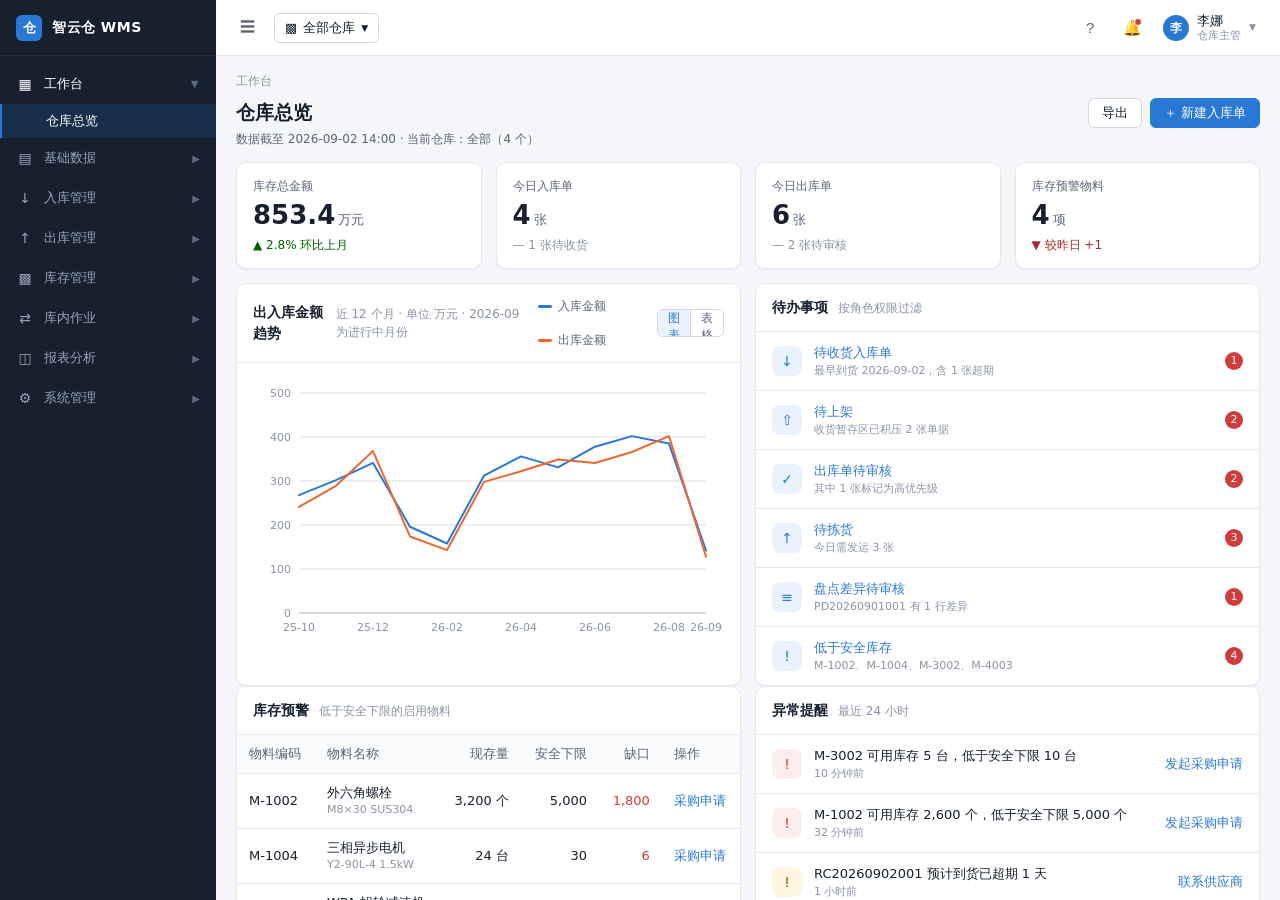
<file: index.html>
<!DOCTYPE html>
<html lang="zh-CN">
<head>
<meta charset="UTF-8">
<meta name="viewport" content="width=device-width, initial-scale=1">
<title>智云仓 WMS · 仓库管理系统原型</title>
<link rel="stylesheet" href="assets/style.css">
</head>
<body>

<!-- ==========================================================================
     应用骨架 = Axure 的两个母版：① 顶栏母版  ② 左侧导航母版
     ========================================================================== -->
<div class="app">

  <!-- 母版①-左：品牌区 -->
  <div class="brand">
    <span class="logo" aria-hidden="true">仓</span>
    <span class="name">智云仓 WMS</span>
  </div>

  <!-- 母版①-右：顶栏 -->
  <header class="header">
    <button class="icon-btn" data-act="nav-collapse" title="折叠 / 展开导航" aria-label="折叠导航">☰</button>

    <button class="wh-switch" data-act="wh-switch">
      <span aria-hidden="true">▩</span>
      <span class="wh-label">全部仓库</span>
      <span aria-hidden="true" style="font-size:9px">▼</span>
    </button>

    <span class="spacer"></span>

    <button class="icon-btn" data-act="help" title="原型说明" aria-label="原型说明">?</button>
    <button class="icon-btn has-dot" data-act="notice" title="消息通知" aria-label="消息通知">🔔</button>

    <div class="user-chip" data-act="user-menu" role="button" tabindex="0">
      <span class="avatar">李</span>
      <span class="meta"><b>李娜</b><span>仓库主管</span></span>
      <span aria-hidden="true" style="font-size:9px;color:var(--ink-muted)">▼</span>
    </div>
  </header>

  <!-- 母版②：左侧导航（由 app.js 的 NAV 渲染） -->
  <nav class="nav" aria-label="主导航"></nav>

  <!-- 内容区：每次路由切换替换整块，等价于 Axure 的页面跳转 -->
  <main class="main"></main>

</div>

<script src="assets/data.js"></script>
<script src="assets/app.js"></script>
</body>
</html>
</file>
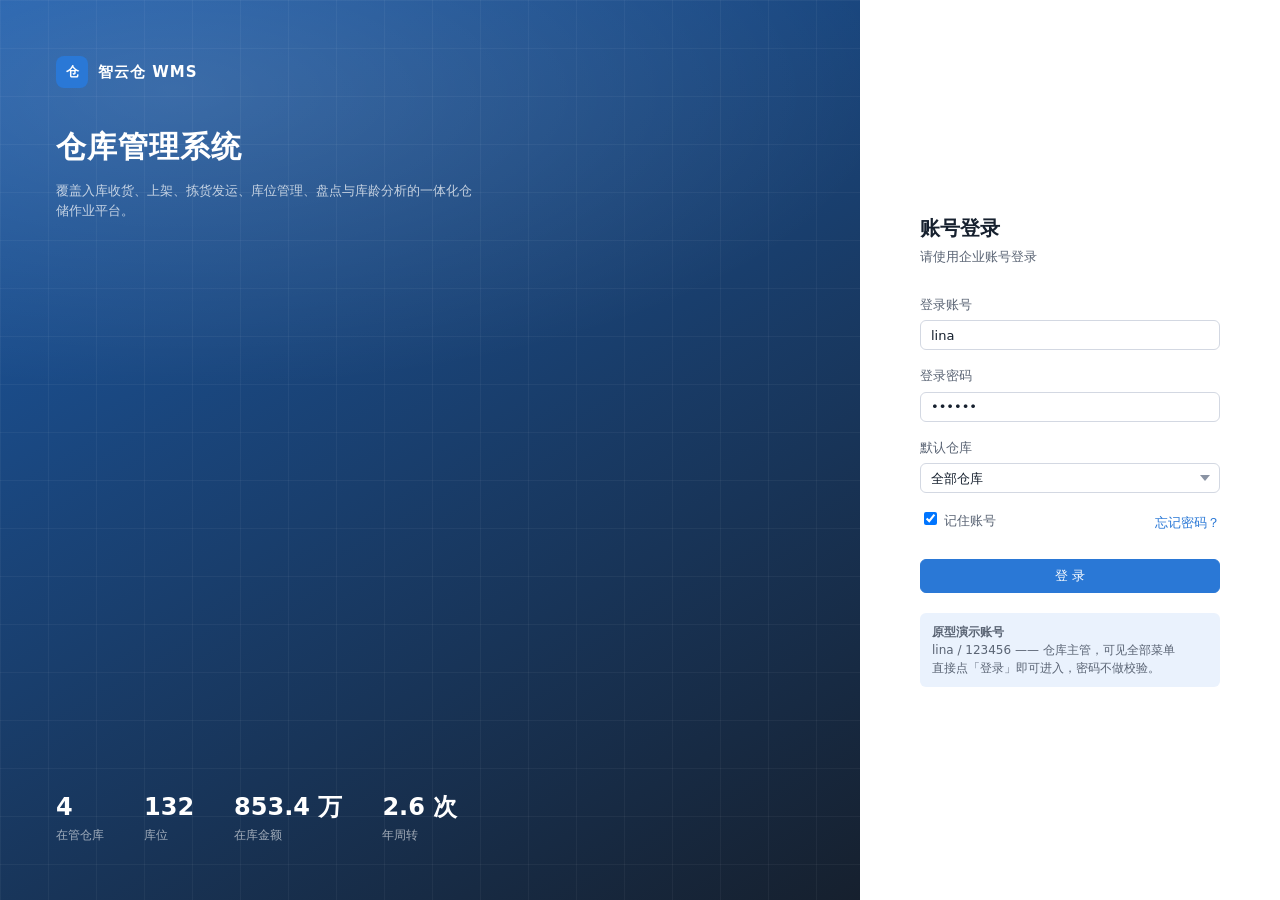
<file: login.html>
<!DOCTYPE html>
<html lang="zh-CN">
<head>
<meta charset="UTF-8">
<meta name="viewport" content="width=device-width, initial-scale=1">
<title>登录 · 智云仓 WMS</title>
<link rel="stylesheet" href="assets/style.css">
</head>
<body>

<div class="login-page">

  <!-- 左：品牌区（Axure 里就是一张背景图 + 文字） -->
  <section class="login-art">
    <div class="art-grid" aria-hidden="true"></div>
    <div style="position:relative">
      <div style="display:flex;align-items:center;gap:10px;margin-bottom:36px">
        <span style="width:32px;height:32px;border-radius:8px;background:#2a78d6;display:grid;place-items:center;font-weight:700">仓</span>
        <b style="font-size:15px;letter-spacing:1px">智云仓 WMS</b>
      </div>
      <h1>仓库管理系统</h1>
      <p>覆盖入库收货、上架、拣货发运、库位管理、盘点与库龄分析的一体化仓储作业平台。</p>
    </div>
    <div class="art-stats">
      <div><b>4</b><span>在管仓库</span></div>
      <div><b>132</b><span>库位</span></div>
      <div><b>853.4 万</b><span>在库金额</span></div>
      <div><b>2.6 次</b><span>年周转</span></div>
    </div>
  </section>

  <!-- 右：登录表单 -->
  <section class="login-form-wrap">
    <form class="login-form" onsubmit="location.href='index.html#/dashboard';return false;">
      <h2>账号登录</h2>
      <p class="sub">请使用企业账号登录</p>

      <div class="field">
        <label for="acc">登录账号</label>
        <input class="input" id="acc" value="lina" autocomplete="username">
      </div>

      <div class="field">
        <label for="pwd">登录密码</label>
        <input class="input" id="pwd" type="password" value="123456" autocomplete="current-password">
      </div>

      <div class="field">
        <label for="wh">默认仓库</label>
        <select class="select" id="wh">
          <option>全部仓库</option>
          <option>WH01 原材料仓</option>
          <option>WH02 成品仓</option>
          <option>WH03 辅料仓</option>
          <option>WH04 不良品仓</option>
        </select>
      </div>

      <div class="row-between">
        <label class="row"><input type="checkbox" checked> 记住账号</label>
        <a href="#">忘记密码？</a>
      </div>

      <button class="btn primary block" type="submit">登 录</button>

      <div class="login-tip">
        <b>原型演示账号</b><br>
        lina / 123456 —— 仓库主管，可见全部菜单<br>
        直接点「登录」即可进入，密码不做校验。
      </div>
    </form>
  </section>

</div>

</body>
</html>
</file>
<file: assets/style.css>
/* ==========================================================================
   WMS 原型样式表 —— 与《Axure 搭建说明书》第 11 章「样式规范」一一对应
   改这里的 :root 变量，等价于改 Axure 里的「样式管理器」
   ========================================================================== */

:root {
  /* 品牌与主色 */
  --primary:        #2a78d6;
  --primary-hover:  #256abf;
  --primary-active: #1c5cab;
  --primary-wash:   #eaf2fd;
  --primary-ring:   rgba(42, 120, 214, 0.18);

  /* 面 */
  --page:      #f4f6f9;
  --surface:   #ffffff;
  --surface-2: #fafbfc;
  --sidebar:   #16202e;
  --sidebar-2: #1e2a3a;

  /* 墨 */
  --ink:        #16202e;
  --ink-2:      #5a6474;
  --ink-muted:  #8a93a3;
  --ink-invert: #ffffff;

  /* 线 */
  --line:        #e5e8ee;
  --line-strong: #d3d8e2;

  /* 状态色（固定语义，永不复用为图表序列色） */
  --good:     #0ca30c;
  --warning:  #fab219;
  --serious:  #ec835a;
  --critical: #d03b3b;

  /* 图表序列色（经色觉障碍模拟校验，白底全项通过） */
  --series-1: #2a78d6;  /* 入库 */
  --series-2: #eb6834;  /* 出库 */
  --grid:     #e1e0d9;
  --axis:     #c3c2b7;

  /* 尺寸（Axure 里对应元件的固定宽高） */
  --header-h:  56px;
  --sidebar-w: 216px;
  --radius:    6px;
  --radius-lg: 10px;

  --shadow-1: 0 1px 2px rgba(22, 32, 46, 0.06);
  --shadow-2: 0 4px 16px rgba(22, 32, 46, 0.10);
  --shadow-3: 0 12px 40px rgba(22, 32, 46, 0.18);

  --font: system-ui, -apple-system, "Segoe UI", "Microsoft YaHei", sans-serif;
}

* { box-sizing: border-box; }

html, body {
  margin: 0;
  height: 100%;
}

body {
  font-family: var(--font);
  font-size: 13px;
  line-height: 1.5;
  color: var(--ink);
  background: var(--page);
  -webkit-font-smoothing: antialiased;
}

a { color: var(--primary); text-decoration: none; }
a:hover { color: var(--primary-hover); }

/* ============================== 登录页 ============================== */

.login-page {
  display: grid;
  grid-template-columns: 1fr 420px;
  height: 100vh;
  background: var(--surface);
}

.login-art {
  position: relative;
  background:
    radial-gradient(1200px 500px at 20% 10%, rgba(255,255,255,0.14), transparent 60%),
    linear-gradient(150deg, #1c5cab 0%, #16202e 100%);
  color: #fff;
  padding: 56px;
  display: flex;
  flex-direction: column;
  justify-content: space-between;
  overflow: hidden;
}

.login-art h1 { font-size: 30px; margin: 0 0 12px; letter-spacing: 1px; }
.login-art p  { margin: 0; color: rgba(255,255,255,0.72); max-width: 420px; }
.login-art .art-grid {
  position: absolute; inset: 0;
  background-image:
    linear-gradient(rgba(255,255,255,0.045) 1px, transparent 1px),
    linear-gradient(90deg, rgba(255,255,255,0.045) 1px, transparent 1px);
  background-size: 48px 48px;
  pointer-events: none;
}
.login-art .art-stats { display: flex; gap: 40px; position: relative; }
.login-art .art-stats b { display: block; font-size: 24px; font-weight: 600; }
.login-art .art-stats span { color: rgba(255,255,255,0.6); font-size: 12px; }

.login-form-wrap {
  display: flex;
  align-items: center;
  justify-content: center;
  padding: 40px;
}
.login-form { width: 100%; max-width: 300px; }
.login-form h2 { font-size: 20px; margin: 0 0 4px; }
.login-form .sub { color: var(--ink-2); margin: 0 0 28px; }
.login-form .field { margin-bottom: 16px; }
.login-form label { display: block; margin-bottom: 6px; color: var(--ink-2); }
.login-form .row-between {
  display: flex; align-items: center; justify-content: space-between;
  margin: 6px 0 22px;
}
.login-tip {
  margin-top: 20px; padding: 10px 12px;
  background: var(--primary-wash); border-radius: var(--radius);
  color: var(--ink-2); font-size: 12px;
}

/* ============================== 应用骨架 ============================== */

.app {
  display: grid;
  grid-template-columns: var(--sidebar-w) 1fr;
  grid-template-rows: var(--header-h) 1fr;
  grid-template-areas: "brand header" "nav main";
  height: 100vh;
}

.app.nav-collapsed { grid-template-columns: 56px 1fr; }

/* --- 品牌区（母版左上角） --- */
.brand {
  grid-area: brand;
  background: var(--sidebar);
  color: #fff;
  display: flex;
  align-items: center;
  gap: 10px;
  padding: 0 16px;
  border-bottom: 1px solid rgba(255,255,255,0.06);
  overflow: hidden;
  white-space: nowrap;
}
.brand .logo {
  width: 26px; height: 26px; flex: none;
  border-radius: 6px;
  background: var(--primary);
  display: grid; place-items: center;
  font-weight: 700; font-size: 13px;
}
.brand .name { font-size: 14px; font-weight: 600; letter-spacing: 0.5px; }
.app.nav-collapsed .brand .name { display: none; }

/* --- 顶栏（母版） --- */
.header {
  grid-area: header;
  background: var(--surface);
  border-bottom: 1px solid var(--line);
  display: flex;
  align-items: center;
  gap: 12px;
  padding: 0 16px;
}
.header .spacer { flex: 1; }

.icon-btn {
  width: 30px; height: 30px;
  border: none; background: transparent;
  border-radius: var(--radius);
  color: var(--ink-2);
  cursor: pointer;
  display: grid; place-items: center;
  font-size: 15px;
}
.icon-btn:hover { background: var(--page); color: var(--ink); }
.icon-btn.has-dot { position: relative; }
.icon-btn.has-dot::after {
  content: ""; position: absolute; top: 5px; right: 5px;
  width: 6px; height: 6px; border-radius: 50%;
  background: var(--critical); border: 1.5px solid var(--surface);
}

.wh-switch {
  display: flex; align-items: center; gap: 6px;
  height: 30px; padding: 0 10px;
  border: 1px solid var(--line-strong);
  border-radius: var(--radius);
  background: var(--surface);
  color: var(--ink);
  cursor: pointer;
  font-family: var(--font); font-size: 13px;
}
.wh-switch:hover { border-color: var(--primary); color: var(--primary); }

.user-chip {
  display: flex; align-items: center; gap: 8px;
  padding: 4px 8px 4px 4px;
  border-radius: 999px;
  cursor: pointer;
}
.user-chip:hover { background: var(--page); }
.user-chip .avatar {
  width: 26px; height: 26px; border-radius: 50%;
  background: var(--primary); color: #fff;
  display: grid; place-items: center;
  font-size: 12px; font-weight: 600;
}
.user-chip .meta { line-height: 1.2; }
.user-chip .meta b { font-weight: 500; font-size: 13px; }
.user-chip .meta span { display: block; color: var(--ink-muted); font-size: 11px; }

/* --- 左侧导航（母版，Axure 里用「动态面板 + 树」实现） --- */
.nav {
  grid-area: nav;
  background: var(--sidebar);
  overflow-y: auto;
  overflow-x: hidden;
  padding: 8px 0 24px;
  scrollbar-width: thin;
  scrollbar-color: #3a4757 transparent;
}
.nav::-webkit-scrollbar { width: 6px; }
.nav::-webkit-scrollbar-thumb { background: #3a4757; border-radius: 3px; }

.nav-group > .nav-group-hd {
  display: flex; align-items: center; gap: 10px;
  height: 40px; padding: 0 16px;
  color: #98a4b5;
  cursor: pointer;
  white-space: nowrap;
  user-select: none;
}
.nav-group > .nav-group-hd:hover { color: #fff; background: var(--sidebar-2); }
.nav-group-hd .ico { width: 18px; flex: none; text-align: center; font-size: 14px; }
.nav-group-hd .txt { flex: 1; font-size: 13px; }
.nav-group-hd .arrow {
  font-size: 10px; color: #5c6b7e;
  transition: transform 0.15s ease;
}
.nav-group.open .nav-group-hd .arrow { transform: rotate(90deg); }
.nav-group.open > .nav-group-hd { color: #fff; }

.nav-sub { display: none; }
.nav-group.open .nav-sub { display: block; }

.nav-item {
  display: block;
  height: 34px; line-height: 34px;
  padding-left: 44px; padding-right: 12px;
  color: #8f9cad;
  font-size: 13px;
  white-space: nowrap;
  overflow: hidden;
  text-overflow: ellipsis;
  border-left: 2px solid transparent;
}
.nav-item:hover { background: var(--sidebar-2); color: #fff; }
.nav-item.active {
  background: rgba(42, 120, 214, 0.16);
  border-left-color: var(--primary);
  color: #fff;
}

.app.nav-collapsed .nav-group-hd .txt,
.app.nav-collapsed .nav-group-hd .arrow,
.app.nav-collapsed .nav-sub { display: none; }

/* --- 主体 --- */
.main {
  grid-area: main;
  overflow-y: auto;
  padding: 16px 20px 28px;
}

/* ============================== 页头 ============================== */

.crumb { color: var(--ink-muted); font-size: 12px; margin-bottom: 8px; }
.crumb span + span::before { content: "/"; margin: 0 6px; color: var(--line-strong); }

.page-hd {
  display: flex; align-items: flex-start; gap: 12px;
  margin-bottom: 14px;
}
.page-hd h1 { font-size: 19px; font-weight: 600; margin: 0; }
.page-hd .desc { color: var(--ink-2); font-size: 12px; margin: 3px 0 0; }
.page-hd .actions { margin-left: auto; display: flex; gap: 8px; flex: none; }

/* ============================== 卡片 ============================== */

.card {
  background: var(--surface);
  border: 1px solid var(--line);
  border-radius: var(--radius-lg);
  box-shadow: var(--shadow-1);
  margin-bottom: 14px;
}
.card-hd {
  display: flex; align-items: center; gap: 10px;
  padding: 13px 16px;
  border-bottom: 1px solid var(--line);
}
.card-hd h3 { font-size: 14px; font-weight: 600; margin: 0; }
.card-hd .sub { color: var(--ink-muted); font-size: 12px; }
.card-hd .right { margin-left: auto; display: flex; align-items: center; gap: 8px; }
.card-bd { padding: 16px; }
.card-bd.tight { padding: 0; }

.grid-2 { display: grid; grid-template-columns: 1fr 1fr; gap: 14px; }
.grid-3 { display: grid; grid-template-columns: repeat(3, 1fr); gap: 14px; }
.grid-2 > .card, .grid-3 > .card { margin-bottom: 0; }

/* ============================== 按钮 ============================== */

.btn {
  display: inline-flex; align-items: center; justify-content: center; gap: 6px;
  height: 30px; padding: 0 13px;
  border: 1px solid var(--line-strong);
  border-radius: var(--radius);
  background: var(--surface);
  color: var(--ink);
  font-family: var(--font); font-size: 13px;
  cursor: pointer;
  white-space: nowrap;
  transition: background 0.12s, border-color 0.12s, color 0.12s;
}
.btn:hover { border-color: var(--primary); color: var(--primary); }
.btn:active { background: var(--primary-wash); }

.btn.primary {
  background: var(--primary); border-color: var(--primary); color: #fff;
}
.btn.primary:hover { background: var(--primary-hover); border-color: var(--primary-hover); color: #fff; }
.btn.primary:active { background: var(--primary-active); }

.btn.danger { color: var(--critical); }
.btn.danger:hover { border-color: var(--critical); color: var(--critical); background: #fdeeee; }

.btn.ghost { border-color: transparent; background: transparent; color: var(--primary); padding: 0 8px; }
.btn.ghost:hover { background: var(--primary-wash); }

.btn.sm { height: 26px; padding: 0 10px; font-size: 12px; }
.btn.block { width: 100%; height: 34px; }
.btn:disabled { opacity: 0.45; cursor: not-allowed; }

.link-btn {
  border: none; background: none; padding: 0;
  color: var(--primary); cursor: pointer;
  font-family: var(--font); font-size: 13px;
}
.link-btn:hover { text-decoration: underline; }
.link-btn.danger { color: var(--critical); }
.link-btn + .link-btn { margin-left: 12px; }

/* ============================== 表单 ============================== */

.input, .select, .textarea {
  width: 100%;
  height: 30px;
  padding: 0 10px;
  border: 1px solid var(--line-strong);
  border-radius: var(--radius);
  background: var(--surface);
  color: var(--ink);
  font-family: var(--font); font-size: 13px;
  outline: none;
}
.textarea { height: auto; padding: 7px 10px; resize: vertical; min-height: 62px; }
.input:hover, .select:hover, .textarea:hover { border-color: #b6bdcb; }
.input:focus, .select:focus, .textarea:focus {
  border-color: var(--primary);
  box-shadow: 0 0 0 3px var(--primary-ring);
}
.input[readonly] { background: var(--surface-2); color: var(--ink-2); }
.select { appearance: none; padding-right: 26px;
  background-image: url("data:image/svg+xml;utf8,<svg xmlns='http://www.w3.org/2000/svg' width='10' height='6'><path d='M0 0l5 6 5-6z' fill='%238a93a3'/></svg>");
  background-repeat: no-repeat; background-position: right 9px center;
}

/* 查询条件区（Axure 里做成一个母版 + 中继器筛选） */
.filters { display: flex; flex-wrap: wrap; gap: 10px 14px; align-items: flex-end; }
.filter { display: flex; flex-direction: column; gap: 5px; }
.filter > label { color: var(--ink-2); font-size: 12px; }
.filter.w120 { width: 120px; } .filter.w150 { width: 150px; }
.filter.w180 { width: 180px; } .filter.w220 { width: 220px; }
.filters .filter-actions { display: flex; gap: 8px; margin-left: auto; }

/* 表单布局 */
.form-grid { display: grid; grid-template-columns: repeat(3, 1fr); gap: 14px 18px; }
.form-grid.cols-2 { grid-template-columns: repeat(2, 1fr); }
.form-item { display: flex; flex-direction: column; gap: 5px; }
.form-item.span-2 { grid-column: span 2; }
.form-item.span-3 { grid-column: span 3; }
.form-item > label { color: var(--ink-2); font-size: 12px; }
.form-item > label .req { color: var(--critical); margin-left: 2px; }
.form-item .hint { color: var(--ink-muted); font-size: 11px; }

.section-title {
  font-size: 13px; font-weight: 600;
  padding-left: 8px; border-left: 3px solid var(--primary);
  margin: 4px 0 14px;
}

/* 只读详情字段 */
.dl { display: grid; grid-template-columns: repeat(4, 1fr); gap: 14px 18px; }
.dl.cols-3 { grid-template-columns: repeat(3, 1fr); }
.dl > div > dt { color: var(--ink-muted); font-size: 12px; margin-bottom: 3px; }
.dl > div > dd { margin: 0; font-size: 13px; }

/* ============================== 表格（对应 Axure 中继器） ============================== */

.table-wrap { overflow-x: auto; }
table.tbl {
  width: 100%;
  border-collapse: separate;
  border-spacing: 0;
  font-size: 13px;
}
table.tbl th {
  text-align: left;
  font-weight: 500;
  color: var(--ink-2);
  background: var(--surface-2);
  padding: 9px 12px;
  border-bottom: 1px solid var(--line);
  white-space: nowrap;
  position: sticky; top: 0; z-index: 1;
}
table.tbl td {
  padding: 9px 12px;
  border-bottom: 1px solid var(--line);
  vertical-align: middle;
}
table.tbl tbody tr:hover td { background: var(--primary-wash); }
table.tbl tbody tr:last-child td { border-bottom: none; }
table.tbl .num { text-align: right; font-variant-numeric: tabular-nums; }
table.tbl .center { text-align: center; }
table.tbl .nowrap { white-space: nowrap; }
table.tbl .code { font-variant-numeric: tabular-nums; color: var(--ink); }
table.tbl .ops { white-space: nowrap; }
table.tbl tfoot td {
  background: var(--surface-2);
  font-weight: 600;
  border-top: 1px solid var(--line-strong);
  border-bottom: none;
}

.sub-text { color: var(--ink-muted); font-size: 11px; display: block; }

.pager {
  display: flex; align-items: center; gap: 10px;
  padding: 12px 16px;
  border-top: 1px solid var(--line);
  color: var(--ink-2); font-size: 12px;
}
.pager .pages { margin-left: auto; display: flex; gap: 4px; }
.pager .pages button {
  min-width: 28px; height: 28px; padding: 0 7px;
  border: 1px solid var(--line-strong);
  background: var(--surface);
  border-radius: var(--radius);
  cursor: pointer; font-family: var(--font); font-size: 12px;
  color: var(--ink);
}
.pager .pages button:hover { border-color: var(--primary); color: var(--primary); }
.pager .pages button.on { background: var(--primary); border-color: var(--primary); color: #fff; }

.empty {
  padding: 56px 16px; text-align: center; color: var(--ink-muted);
}
.empty .big { font-size: 30px; opacity: 0.35; }

/* ============================== 标签 / 状态 ============================== */

.tag {
  display: inline-flex; align-items: center; gap: 4px;
  height: 21px; padding: 0 8px;
  border-radius: 4px;
  font-size: 12px;
  background: var(--page); color: var(--ink-2);
  border: 1px solid var(--line);
  white-space: nowrap;
}
/* 状态色永远配「图标 + 文字」，不靠颜色单独承载语义 */
.tag.good     { background: #eaf7ea; color: #0a7c0a; border-color: #c9e9c9; }
.tag.warning  { background: #fff6e0; color: #8a5e00; border-color: #f6e2b0; }
.tag.serious  { background: #fdeee6; color: #a4522c; border-color: #f7d5c4; }
.tag.critical { background: #fdeeee; color: #a72a2a; border-color: #f5cccc; }
.tag.info     { background: var(--primary-wash); color: var(--primary-active); border-color: #cfe3fa; }

.tag .dot { width: 6px; height: 6px; border-radius: 50%; background: currentColor; flex: none; }

.badge-count {
  display: inline-grid; place-items: center;
  min-width: 18px; height: 18px; padding: 0 5px;
  border-radius: 9px;
  background: var(--critical); color: #fff;
  font-size: 11px; font-variant-numeric: tabular-nums;
}

/* ============================== 统计卡（stat tile） ============================== */

.tiles { display: grid; grid-template-columns: repeat(4, 1fr); gap: 14px; margin-bottom: 14px; }
.tile {
  background: var(--surface);
  border: 1px solid var(--line);
  border-radius: var(--radius-lg);
  box-shadow: var(--shadow-1);
  padding: 14px 16px;
}
.tile .label { color: var(--ink-2); font-size: 12px; }
.tile .value {
  font-size: 26px; font-weight: 600; line-height: 1.25; margin-top: 4px;
  /* 大号数字用比例数字，不用 tabular-nums */
}
.tile .value small { font-size: 13px; font-weight: 400; color: var(--ink-2); margin-left: 3px; }
.tile .delta { margin-top: 5px; font-size: 12px; display: flex; align-items: center; gap: 4px; }
.tile .delta.up   { color: #006300; }
.tile .delta.down { color: #a72a2a; }
.tile .delta.flat { color: var(--ink-muted); }
.tile .delta em { color: var(--ink-muted); font-style: normal; }

/* 待办清单 */
.todo-list { display: flex; flex-direction: column; }
.todo {
  display: flex; align-items: center; gap: 12px;
  padding: 11px 16px;
  border-bottom: 1px solid var(--line);
  cursor: pointer;
}
.todo:last-child { border-bottom: none; }
.todo:hover { background: var(--surface-2); }
.todo .ico {
  width: 30px; height: 30px; border-radius: 8px; flex: none;
  display: grid; place-items: center; font-size: 14px;
  background: var(--primary-wash); color: var(--primary);
}
.todo .t { flex: 1; }
.todo .t b { font-weight: 500; }
.todo .t span { display: block; color: var(--ink-muted); font-size: 11px; }

/* ============================== 步骤条 ============================== */

.steps { display: flex; align-items: center; padding: 4px 0 2px; }
.step { display: flex; align-items: center; gap: 8px; }
.step .n {
  width: 22px; height: 22px; border-radius: 50%;
  display: grid; place-items: center;
  font-size: 12px; flex: none;
  background: var(--page); color: var(--ink-muted);
  border: 1px solid var(--line-strong);
}
.step .lbl { color: var(--ink-muted); white-space: nowrap; }
.step.done .n { background: var(--good); border-color: var(--good); color: #fff; }
.step.done .lbl { color: var(--ink-2); }
.step.on .n { background: var(--primary); border-color: var(--primary); color: #fff; }
.step.on .lbl { color: var(--ink); font-weight: 500; }
.step-line { flex: 1; height: 1px; background: var(--line-strong); margin: 0 12px; min-width: 24px; }
.step.done + .step-line { background: var(--good); }

/* ============================== 选项卡 ============================== */

.tabs { display: flex; gap: 2px; border-bottom: 1px solid var(--line); padding: 0 16px; }
.tab {
  padding: 10px 14px;
  border: none; background: none;
  color: var(--ink-2);
  font-family: var(--font); font-size: 13px;
  cursor: pointer;
  border-bottom: 2px solid transparent;
  margin-bottom: -1px;
}
.tab:hover { color: var(--primary); }
.tab.on { color: var(--primary); border-bottom-color: var(--primary); font-weight: 500; }

/* ============================== 弹窗 / 抽屉 ============================== */

.mask {
  position: fixed; inset: 0;
  background: rgba(22, 32, 46, 0.45);
  display: grid; place-items: center;
  z-index: 100;
  animation: fade 0.14s ease;
}
@keyframes fade { from { opacity: 0; } }

.modal {
  background: var(--surface);
  border-radius: var(--radius-lg);
  box-shadow: var(--shadow-3);
  width: 520px;
  max-width: calc(100vw - 40px);
  max-height: calc(100vh - 80px);
  display: flex; flex-direction: column;
  animation: pop 0.16s ease;
}
@keyframes pop { from { transform: translateY(10px) scale(0.99); opacity: 0; } }
.modal.w720 { width: 720px; }
.modal.w900 { width: 900px; }
.modal-hd {
  display: flex; align-items: center;
  padding: 14px 18px;
  border-bottom: 1px solid var(--line);
}
.modal-hd h3 { margin: 0; font-size: 15px; font-weight: 600; }
.modal-hd .close {
  margin-left: auto; border: none; background: none; cursor: pointer;
  font-size: 18px; color: var(--ink-muted); line-height: 1;
}
.modal-hd .close:hover { color: var(--ink); }
.modal-bd { padding: 18px; overflow-y: auto; }
.modal-ft {
  display: flex; justify-content: flex-end; gap: 8px;
  padding: 13px 18px;
  border-top: 1px solid var(--line);
}

.drawer-mask { position: fixed; inset: 0; background: rgba(22,32,46,0.45); z-index: 100; animation: fade 0.14s ease; }
.drawer {
  position: fixed; top: 0; right: 0; bottom: 0;
  width: 680px; max-width: calc(100vw - 60px);
  background: var(--page);
  box-shadow: var(--shadow-3);
  display: flex; flex-direction: column;
  animation: slide 0.2s ease;
  z-index: 101;
}
@keyframes slide { from { transform: translateX(24px); opacity: 0.4; } }
.drawer-hd {
  display: flex; align-items: center; gap: 10px;
  padding: 14px 18px; background: var(--surface);
  border-bottom: 1px solid var(--line);
}
.drawer-hd h3 { margin: 0; font-size: 15px; font-weight: 600; }
.drawer-hd .close { margin-left: auto; border: none; background: none; cursor: pointer; font-size: 18px; color: var(--ink-muted); }
.drawer-bd { flex: 1; overflow-y: auto; padding: 14px 18px; }
.drawer-ft { display: flex; justify-content: flex-end; gap: 8px; padding: 13px 18px; background: var(--surface); border-top: 1px solid var(--line); }

/* 轻提示 */
.toast-host {
  position: fixed; top: 68px; left: 50%; transform: translateX(-50%);
  z-index: 300; display: flex; flex-direction: column; gap: 8px; align-items: center;
  pointer-events: none;
}
.toast {
  background: #16202e; color: #fff;
  padding: 8px 16px; border-radius: 999px;
  box-shadow: var(--shadow-2); font-size: 13px;
  animation: toastIn 0.18s ease;
}
.toast.ok::before      { content: "✓ "; color: #7ee27e; }
.toast.warn::before    { content: "! "; color: #fab219; }
@keyframes toastIn { from { transform: translateY(-8px); opacity: 0; } }

/* ============================== 图表 ============================== */

.chart { width: 100%; display: block; }
.chart text { font-family: var(--font); }
.chart .grid-line { stroke: var(--grid); stroke-width: 1; }
.chart .axis-line { stroke: var(--axis); stroke-width: 1; }
.chart .tick { fill: var(--ink-muted); font-size: 11px; }
.chart .tick.y { text-anchor: end; }
.chart .line { fill: none; stroke-width: 2; stroke-linejoin: round; stroke-linecap: round; }
.chart .dot-ring { stroke: var(--surface); stroke-width: 2; }
.chart .hit { fill: transparent; cursor: crosshair; }
.chart .crosshair { stroke: var(--line-strong); stroke-width: 1; }
.chart .bar-label { fill: var(--ink-2); font-size: 11px; text-anchor: middle; }

.legend { display: flex; gap: 16px; align-items: center; flex-wrap: wrap; }
.legend .item { display: flex; align-items: center; gap: 6px; color: var(--ink-2); font-size: 12px; }
.legend .key { width: 14px; height: 3px; border-radius: 2px; flex: none; }
.legend .key.sq { width: 10px; height: 10px; border-radius: 2px; }

.chart-tip {
  position: absolute;
  pointer-events: none;
  background: #16202e;
  color: #fff;
  border-radius: 6px;
  padding: 8px 10px;
  font-size: 12px;
  box-shadow: var(--shadow-2);
  white-space: nowrap;
  z-index: 20;
  opacity: 0;
  transition: opacity 0.1s;
}
.chart-tip .tt { color: rgba(255,255,255,0.6); margin-bottom: 4px; }
.chart-tip .r { display: flex; align-items: center; gap: 6px; }
.chart-tip .r + .r { margin-top: 3px; }
.chart-tip .r .k { width: 8px; height: 8px; border-radius: 2px; flex: none; }
.chart-tip .r .v { margin-left: auto; padding-left: 14px; font-variant-numeric: tabular-nums; }
.chart-box { position: relative; }

/* 表格视图切换（图表的无障碍兜底） */
.view-toggle { display: flex; border: 1px solid var(--line-strong); border-radius: var(--radius); overflow: hidden; }
.view-toggle button {
  border: none; background: var(--surface); color: var(--ink-2);
  padding: 0 10px; height: 26px; cursor: pointer;
  font-family: var(--font); font-size: 12px;
}
.view-toggle button + button { border-left: 1px solid var(--line-strong); }
.view-toggle button.on { background: var(--primary-wash); color: var(--primary); }

/* 横向进度条（库位占用率 / 盘点进度） */
.meter { height: 6px; border-radius: 3px; background: #cde2fb; overflow: hidden; min-width: 70px; }
.meter > i { display: block; height: 100%; background: var(--primary); border-radius: 3px; }
.meter.warn { background: #fdf0d5; } .meter.warn > i { background: var(--warning); }
.meter.crit { background: #f7dada; } .meter.crit > i { background: var(--critical); }
.meter-row { display: flex; align-items: center; gap: 8px; }
.meter-row span { font-variant-numeric: tabular-nums; color: var(--ink-2); font-size: 12px; min-width: 34px; }

/* ============================== 杂项 ============================== */

.row { display: flex; align-items: center; gap: 8px; }
.mt8 { margin-top: 8px; } .mt14 { margin-top: 14px; }
.mb0 { margin-bottom: 0; }
.muted { color: var(--ink-muted); }
.strong { font-weight: 600; }
.nowrap { white-space: nowrap; }

.note {
  background: var(--primary-wash);
  border: 1px solid #cfe3fa;
  border-radius: var(--radius);
  padding: 10px 12px;
  color: var(--ink-2);
  font-size: 12px;
  margin-bottom: 14px;
}
.note b { color: var(--primary-active); }

.kbd {
  display: inline-block; padding: 1px 5px;
  border: 1px solid var(--line-strong); border-bottom-width: 2px;
  border-radius: 4px; background: var(--surface-2);
  font-size: 11px; color: var(--ink-2);
}

@media (max-width: 1180px) {
  .tiles { grid-template-columns: repeat(2, 1fr); }
  .grid-2, .grid-3 { grid-template-columns: 1fr; }
  .form-grid { grid-template-columns: repeat(2, 1fr); }
}
</file>
